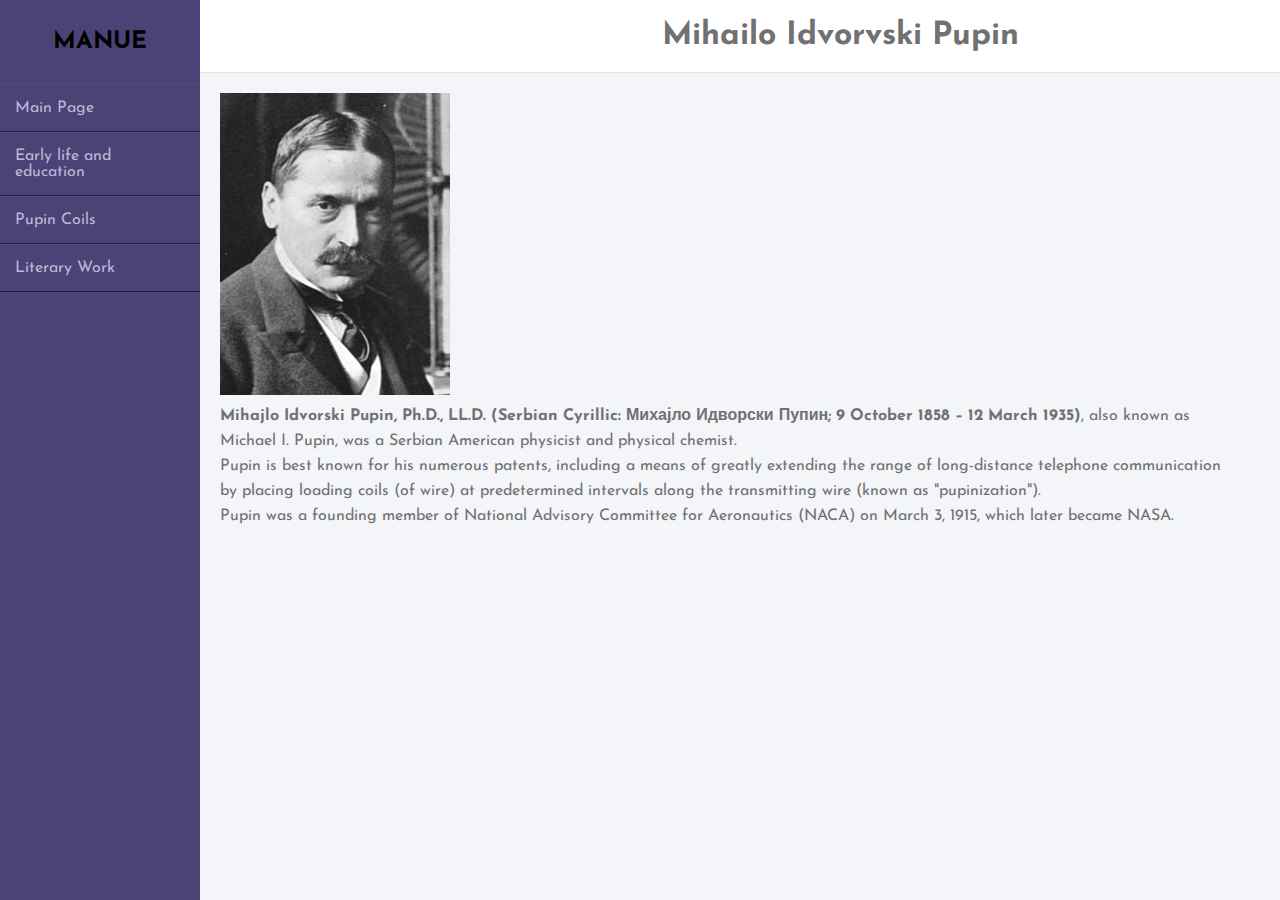
<file: index.html>
<!DOCTYPE html>
<html lang="en">

<head>
    <base href="index.html">
    <meta charset="UTF-8">
    <meta name="viewport" content="width=device-width, initial-scale=1.0">
    <link rel="stylesheet" href="style.css">
    <title>Pupin</title>
</head>

<body>
    <div class="wrapper">
        <div class="sidebar">
            <h2>Manue</h2>
            <ul>
                <li><a><i class="fas fas-home"></i>Main Page</a></li>
                <li><a href="earlyLifeAndEducation.html"><i class="fas life"></i>Early life and education</a></li>
                <li><a href="pupinCoils.html"><i class="fas coils"></i>Pupin Coils</a></li>
                <li><a href="literaryWork.html"><i class="fas work"></i>Literary Work</a></li> 
            </ul>
        </div>
        <div class="main_content">
            <div class="header">
                <h1>Mihailo Idvorvski Pupin</h1>
            </div>
            <div class="info">
                <div>
                    <img src="img/pupin.jpg" alt="pupin">
                    <p><strong>Mihajlo Idvorski Pupin, Ph.D., LL.D. (Serbian Cyrillic: Михајло Идворски Пупин; 9 October 1858 – 12 March
                        1935)</strong>,
                    also known as Michael I. Pupin, was a Serbian American physicist and physical chemist.</p>
        
                    <p>Pupin is best known for his numerous patents, including a means of greatly extending the range of long-distance
                    telephone communication by placing loading coils (of wire) at predetermined intervals along the transmitting
                    wire (known as "pupinization").</p>
        
                    <p>Pupin was a founding member of National Advisory Committee for Aeronautics (NACA) on March 3, 1915, which later
                    became NASA.</p>
                </div>
            </div>
        </div>    
    </div>
</body>

</html>
</file>
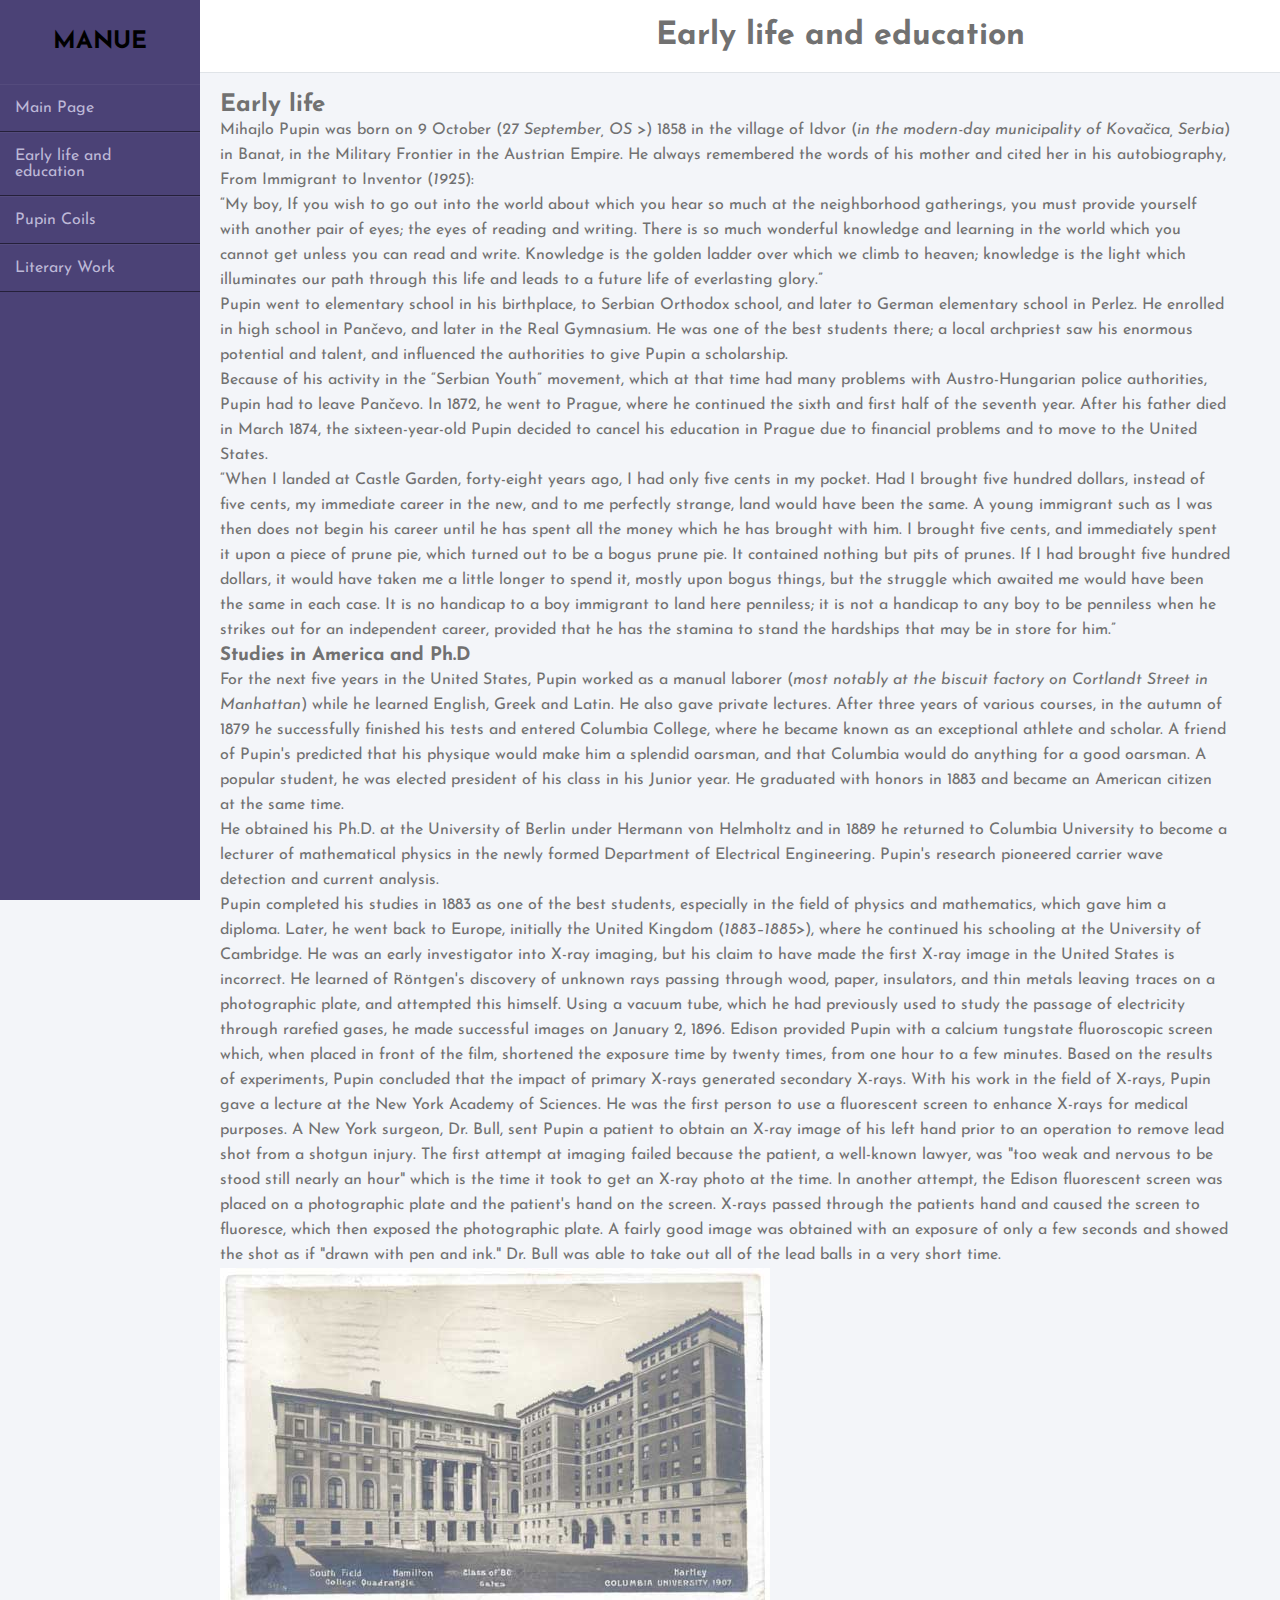
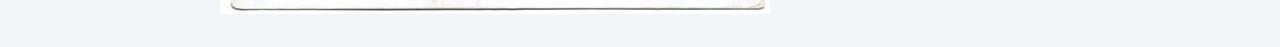
<file: earlyLifeAndEducation.html>
<!DOCTYPE html>
<html lang="en">

<head>
    <base href="index.html">
    <meta charset="UTF-8">
    <meta name="viewport" content="width=device-width, initial-scale=1.0">
    <link rel="stylesheet" href="style.css">
    <title>Early life and education</title>
</head>

<body>
    <div class="wrapper">
        <div class="sidebar">
            <h2>Manue</h2>
            <ul>
                <li><a href="index.html"><i class="fas fas-home"></i>Main Page</a></li>
                <li><a><i class="fas life"></i>Early life and education</a></li>
                <li><a href="pupinCoils.html"><i class="fas coils"></i>Pupin Coils</a></li>
                <li><a href="literaryWork.html"><i class="fas work"></i>Literary Work</a></li>
            </ul>
        </div>
        <div class="main_content">
            <div class="header">
                <h1>Early life and education</h1>
            </div>
            <div class="info">
                <div>
                    <h2>Early life</h2>
                    <p>Mihajlo Pupin was born on 9 October (<em>27 September, OS  </em>>) 1858 in the village of Idvor (<em>in the modern-day
                        municipality of Kovačica, Serbia</em>) in Banat, in the Military Frontier in the Austrian Empire. He always
                        remembered the words of his mother and cited her in his autobiography, From Immigrant to Inventor (<em>1925</em>):
                    </p>
                    <p>
                        “My boy, If you wish to go out into the world about which you hear so much at the neighborhood gatherings, you
                        must provide yourself with another pair of eyes; the eyes of reading and writing. There is so much wonderful
                        knowledge and learning in the world which you cannot get unless you can read and write. Knowledge is the golden
                        ladder over which we climb to heaven; knowledge is the light which illuminates our path through this life and
                        leads to a future life of everlasting glory.”
                    </p>
                    <p>
                        Pupin went to elementary school in his birthplace, to Serbian Orthodox school, and later to German elementary
                        school in Perlez. He enrolled in high school in Pančevo, and later in the Real Gymnasium. He was one of the best
                        students there; a local archpriest saw his enormous potential and talent, and influenced the authorities to give
                        Pupin a scholarship.
                    </p>
                    <p>
                        Because of his activity in the “Serbian Youth” movement, which at that time had many problems with
                        Austro-Hungarian police authorities, Pupin had to leave Pančevo. In 1872, he went to Prague, where he continued
                        the sixth and first half of the seventh year. After his father died in March 1874, the sixteen-year-old Pupin
                        decided to cancel his education in Prague due to financial problems and to move to the United States.
                    </p>
                    <p>
                        “When I landed at Castle Garden, forty-eight years ago, I had only five cents in my pocket. Had I brought five
                        hundred dollars, instead of five cents, my immediate career in the new, and to me perfectly strange, land would
                        have been the same. A young immigrant such as I was then does not begin his career until he has spent all the
                        money which he has brought with him. I brought five cents, and immediately spent it upon a piece of prune pie,
                        which turned out to be a bogus prune pie. It contained nothing but pits of prunes. If I had brought five hundred
                        dollars, it would have taken me a little longer to spend it, mostly upon bogus things, but the struggle which
                        awaited me would have been the same in each case. It is no handicap to a boy immigrant to land here penniless;
                        it is not a handicap to any boy to be penniless when he strikes out for an independent career, provided that he
                        has the stamina to stand the hardships that may be in store for him.”
                    </p>
                    <h3>
                        Studies in America and Ph.D
                    </h3>
                    <p>For the next five years in the United States, Pupin worked as a manual laborer (<em>most notably at the biscuit
                        factory on Cortlandt Street in Manhattan</em>) while he learned English, Greek and Latin. He also gave private
                        lectures. After three years of various courses, in the autumn of 1879 he successfully finished his tests and
                        entered Columbia College, where he became known as an exceptional athlete and scholar. A friend of Pupin's
                        predicted that his physique would make him a splendid oarsman, and that Columbia would do anything for a good
                        oarsman. A popular student, he was elected president of his class in his Junior year. He graduated with honors
                        in 1883 and became an American citizen at the same time.
                    </p>
                    <p>He obtained his Ph.D. at the University of Berlin under Hermann von Helmholtz and in 1889 he returned to Columbia
                        University to become a lecturer of mathematical physics in the newly formed Department of Electrical
                        Engineering. Pupin's research pioneered carrier wave detection and current analysis.
                    </p>
                    <p>
                        Pupin completed his studies in 1883 as one of the best students, especially in the field of physics and
                        mathematics, which gave him a diploma. Later, he went back to Europe, initially the United Kingdom (<em>1883–1885</em>>),
                        where he continued his schooling at the University of Cambridge. He was an early investigator into X-ray
                        imaging, but his claim to have made the first X-ray image in the United States is incorrect. He learned of
                        Röntgen's discovery of unknown rays passing through wood, paper, insulators, and thin metals leaving traces on a
                        photographic plate, and attempted this himself. Using a vacuum tube, which he had previously used to study the
                        passage of electricity through rarefied gases, he made successful images on January 2, 1896. Edison provided
                        Pupin with a calcium tungstate fluoroscopic screen which, when placed in front of the film, shortened the
                        exposure time by twenty times, from one hour to a few minutes. Based on the results of experiments, Pupin
                        concluded that the impact of primary X-rays generated secondary X-rays. With his work in the field of X-rays,
                        Pupin gave a lecture at the New York Academy of Sciences. He was the first person to use a fluorescent screen to
                        enhance X-rays for medical purposes. A New York surgeon, Dr. Bull, sent Pupin a patient to obtain an X-ray image
                        of his left hand prior to an operation to remove lead shot from a shotgun injury. The first attempt at imaging
                        failed because the patient, a well-known lawyer, was "too weak and nervous to be stood still nearly an hour"
                        which is the time it took to get an X-ray photo at the time. In another attempt, the Edison fluorescent screen
                        was placed on a photographic plate and the patient's hand on the screen. X-rays passed through the patients hand
                        and caused the screen to fluoresce, which then exposed the photographic plate. A fairly good image was obtained
                        with an exposure of only a few seconds and showed the shot as if "drawn with pen and ink." Dr. Bull was able to
                        take out all of the lead balls in a very short time.
                    </p>
                    <img src="img/university.jpg" alt="university">
                </div>
            </div>
        </div>
    </div>
</body>

</html>
</file>
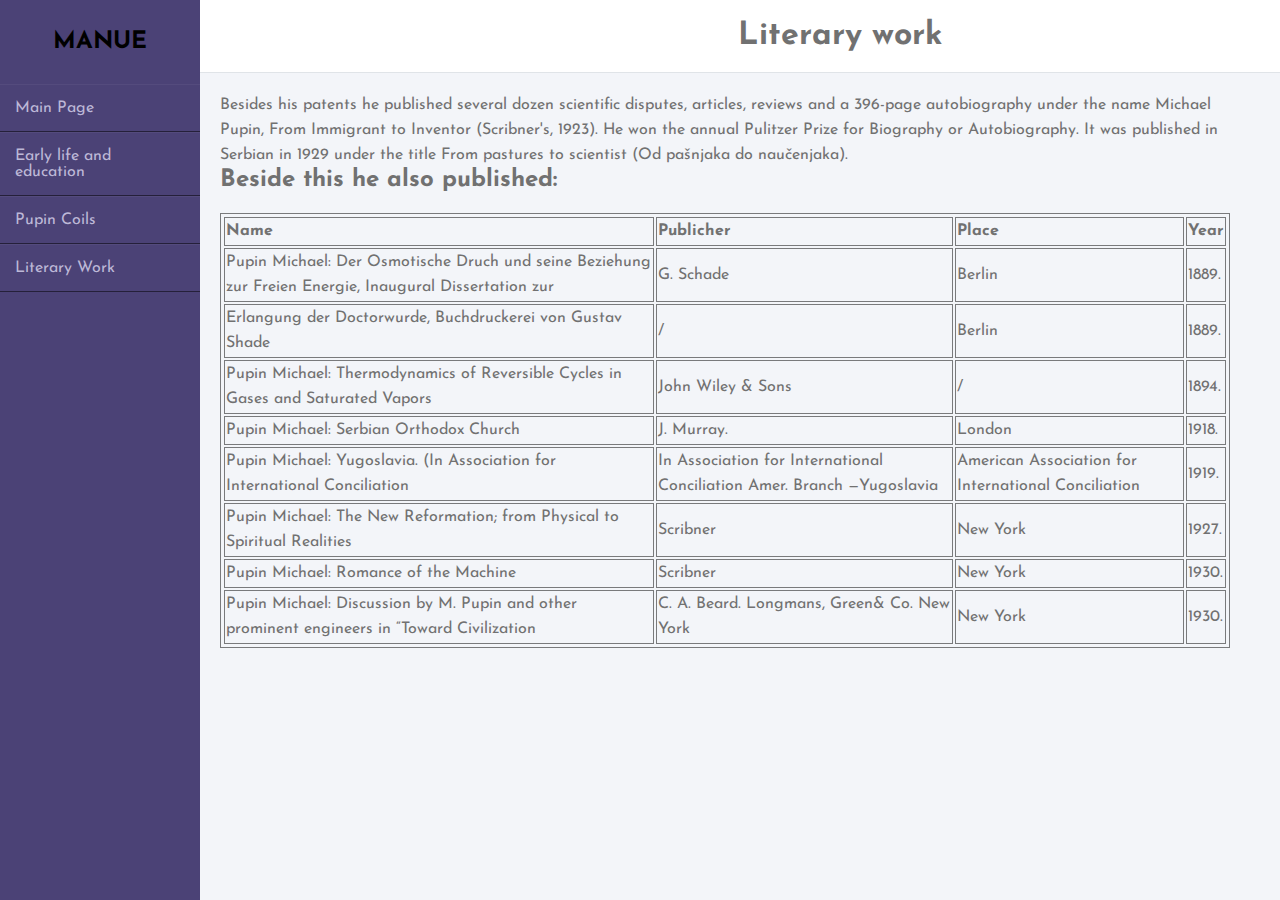
<file: literaryWork.html>
<!DOCTYPE html>
<html lang="en">

<head>
    <base href="index.html">
    <meta charset="UTF-8">
    <meta name="viewport" content="width=device-width, initial-scale=1.0">
    <link rel="stylesheet" href="style.css">
    <title>Literary work</title>
</head>

<body>
    <div class="wrapper">
        <div class="sidebar">
            <h2>Manue</h2>
            <ul>
                <li><a href="index.html"><i class="fas fas-home"></i>Main Page</a></li>
                <li><a href="earlyLifeAndEducation.html"><i class="fas life"></i>Early life and education</a></li>
                <li><a href="pupinCoils.html"><i class="fas coils"></i>Pupin Coils</a></li>
                <li><a><i class="fas work"></i>Literary Work</a></li>
                
            </ul>
        </div>
        <div class="main_content">
            <div class="header">
                <h1>Literary work</h1>
            </div>
            <div class="info">
                <p>Besides his patents he published several dozen scientific disputes, articles, reviews and a 396-page
                    autobiography under the name Michael Pupin, From Immigrant to Inventor (Scribner's, 1923). He won the annual
                    Pulitzer Prize for Biography or Autobiography. It was published in Serbian in 1929 under the title From pastures
                    to scientist (Od pašnjaka do naučenjaka).
                </p>
                <h2>Beside this he also published:</h3>
                <table>
                    <tr>
                        <th>Name</th>
                        <th>Publicher</th>
                        <th>Place</th>
                        <th>Year</th>
                    </tr>
                    <tr>
                        <td>Pupin Michael: Der Osmotische Druch und seine Beziehung zur Freien Energie, Inaugural Dissertation
                            zur</td>
                        <td>G. Schade</td>
                        <td>Berlin</td>
                        <td>1889.</td>
                    </tr>
                    <tr>
                        <td>Erlangung der Doctorwurde, Buchdruckerei von Gustav Shade</td>
                        <td>/</td>
                        <td>Berlin</td>
                        <td>1889.</td>

                    </tr>
                    <tr>
                        <td>Pupin Michael: Thermodynamics of Reversible Cycles in Gases and Saturated Vapors</td>
                        <td>John Wiley & Sons</td>
                        <td>/</td>
                        <td>1894.</td>
                    </tr>
                    <tr>
                        <td>Pupin Michael: Serbian Orthodox Church</td>
                        <td>J. Murray.</td>
                        <td>London</td>
                        <td>1918.</td>
                    </tr>
                    <tr>
                        <td>Pupin Michael: Yugoslavia. (In Association for International Conciliation</td>
                        <td>In Association for International Conciliation Amer. Branch —Yugoslavia</td>
                        <td> American Association for International Conciliation</td>
                        <td>1919.</td>
                    </tr>
                    <tr>
                        <td>Pupin Michael: The New Reformation; from Physical to Spiritual Realities</td>
                        <td>Scribner</td>
                        <td> New York</td>
                        <td>1927.</td>
                    </tr>
                    <tr>
                        <td>Pupin Michael: Romance of the Machine</td>
                        <td>Scribner</td>
                        <td> New York</td>
                        <td>1930.</td>
                    </tr>
                    <tr>
                        <td>Pupin Michael: Discussion by M. Pupin and other prominent engineers in “Toward Civilization</td>
                        <td>C. A. Beard. Longmans, Green& Co. New York</td>
                        <td> New York</td>
                        <td>1930.</td>
                    </tr>
                </table>
            </div>
        </div> 
    </div>
</body>

</html>
</file>
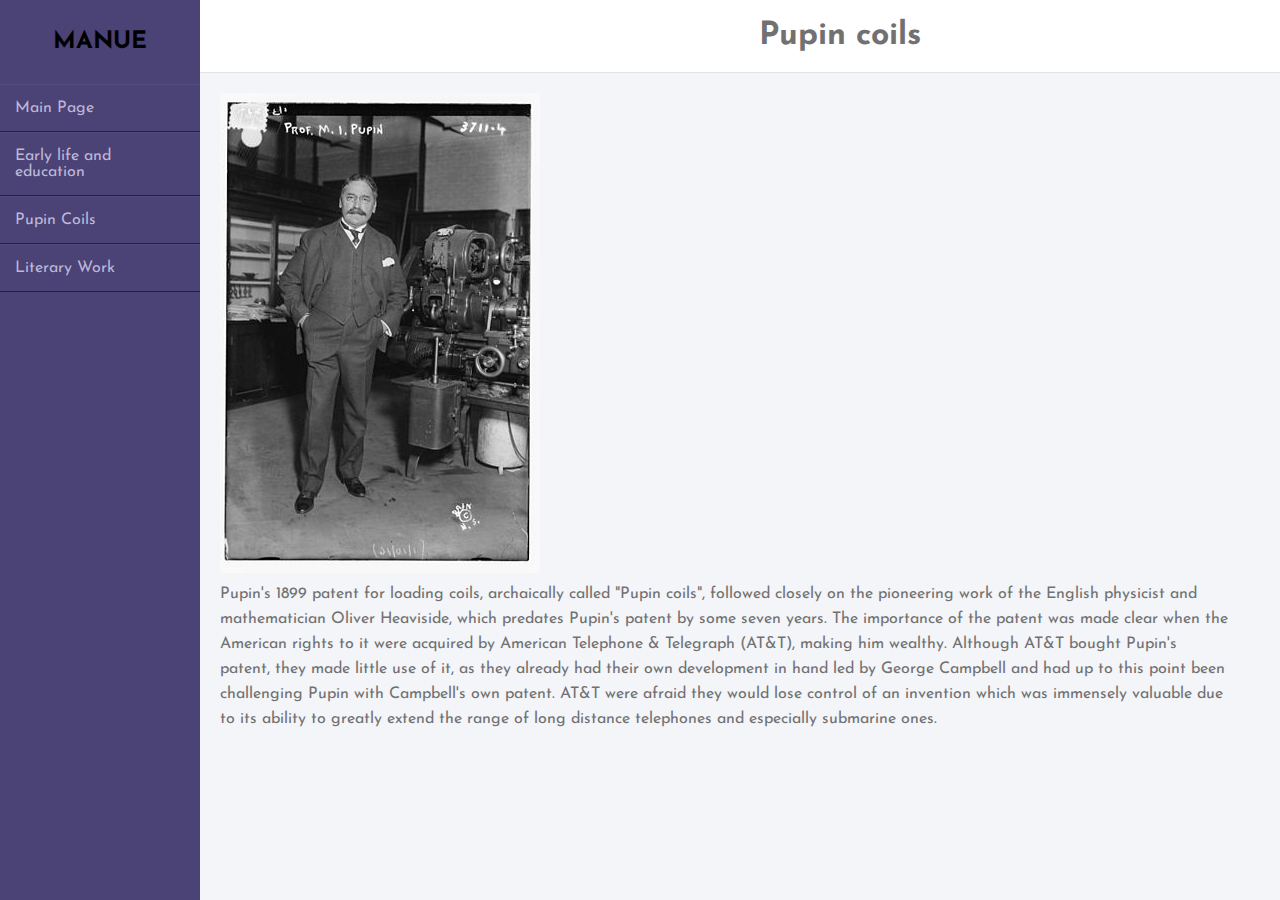
<file: pupinCoils.html>
<!DOCTYPE html>
<html lang="en">

<head>
    <base href="index.html">
    <meta charset="UTF-8">
    <meta name="viewport" content="width=device-width, initial-scale=1.0">
    <link rel="stylesheet" href="style.css">
    <title>Pupin coil</title>
</head>

<body>
    <div class="wrapper">
        <div class="sidebar">
            <h2>Manue</h2>
            <ul>
                <li><a href="index.html"><i class="fas fas-home"></i>Main Page</a></li>
                <li><a href="earlyLifeAndEducation.html"><i class="fas life"></i>Early life and education</a></li>
                <li><a><i class="fas coils"></i>Pupin Coils</a></li>
                <li><a href="literaryWork.html"><i class="fas work"></i>Literary Work</a></li>
            </ul>
        </div>
        <div class="main_content">
            <div class="header">
                <h1>Pupin coils</h1>
            </div>
            <div class="info">
                <img src="img/pupin-1916.jpg" alt="pupin-1916">
                <p>
                Pupin's 1899 patent for loading coils, archaically called "Pupin coils", followed closely on the pioneering work
                of the English physicist and mathematician Oliver Heaviside, which predates Pupin's patent by some seven years.
                The importance of the patent was made clear when the American rights to it were acquired by American Telephone &
                Telegraph (AT&T), making him wealthy. Although AT&T bought Pupin's patent, they made little use of it, as they
                already had their own development in hand led by George Campbell and had up to this point been challenging Pupin
                with Campbell's own patent. AT&T were afraid they would lose control of an invention which was immensely
                valuable due to its ability to greatly extend the range of long distance telephones and especially submarine
                ones.
                </p>
            </div>
        </div>
    </div>
</body>

</html>
</file>
<file: style.css>
@import url('https://fonts.googleapis.com/css2?family=Josefin+Sans:wght@200&display=swap');

 *{
     margin: 0;
     padding: 0;
     box-sizing: border-box;
     list-style: none;
     text-decoration: none;
     font-family: 'Josefin Sans', sans-serif;
 }

 body {
     background: #f3f5f9;
 }

.wrapper {
     display: inline-block;
     position: relative;
     overflow-x: hidden;

 }
.wrapper .sidebar{
     position: fixed;
     width: 200px;
     height: 100%;
     background: #4b4276;
     padding: 30px 0;
 }

 .wrapper .sidebar h2{
    text-transform: uppercase;
    text-align: center;
    margin-bottom: 30px;
}

.wrapper .sidebar ul li{
    padding: 15px;
    border-bottom: 1px solid rgba(0, 0, 0, 0.5);
    border-top: 1px solid rgba(255, 255, 255, 0.05);
}

.wrapper .sidebar ul li a{
    color: #bdb8d7;
    display: block;
}

.wrapper .sidebar ul li a .fas{
    width: 25px;
}

.wrapper .sidebar ul li:hover {
    background: #594f8d;
}

.wrapper .sidebar ul li:hover a {
    color: #fff;
}

.wrapper .main_content {
    width: 100%;
    margin-left: 200px;
    margin-right: 20px;
}

.wrapper .main_content .header{
    padding: 20px;
    background: #fff;
    color: #717171;
    border-bottom: 1px solid #e0e4e8;
    text-align: center;
}

.wrapper .main_content .info{
    margin: 20px;
    color: #717171;
    line-height: 25px;
    margin-right: 250px;
}

.wrapper .main_content .info div{
    margin-bottom: 20px;
}

table, th, td {
    border: 1px solid  rgba(0, 0, 0, 0.5);
    padding: 1px;
    text-align: left;
}

table {
    margin-top: 20px;
}
</file>
